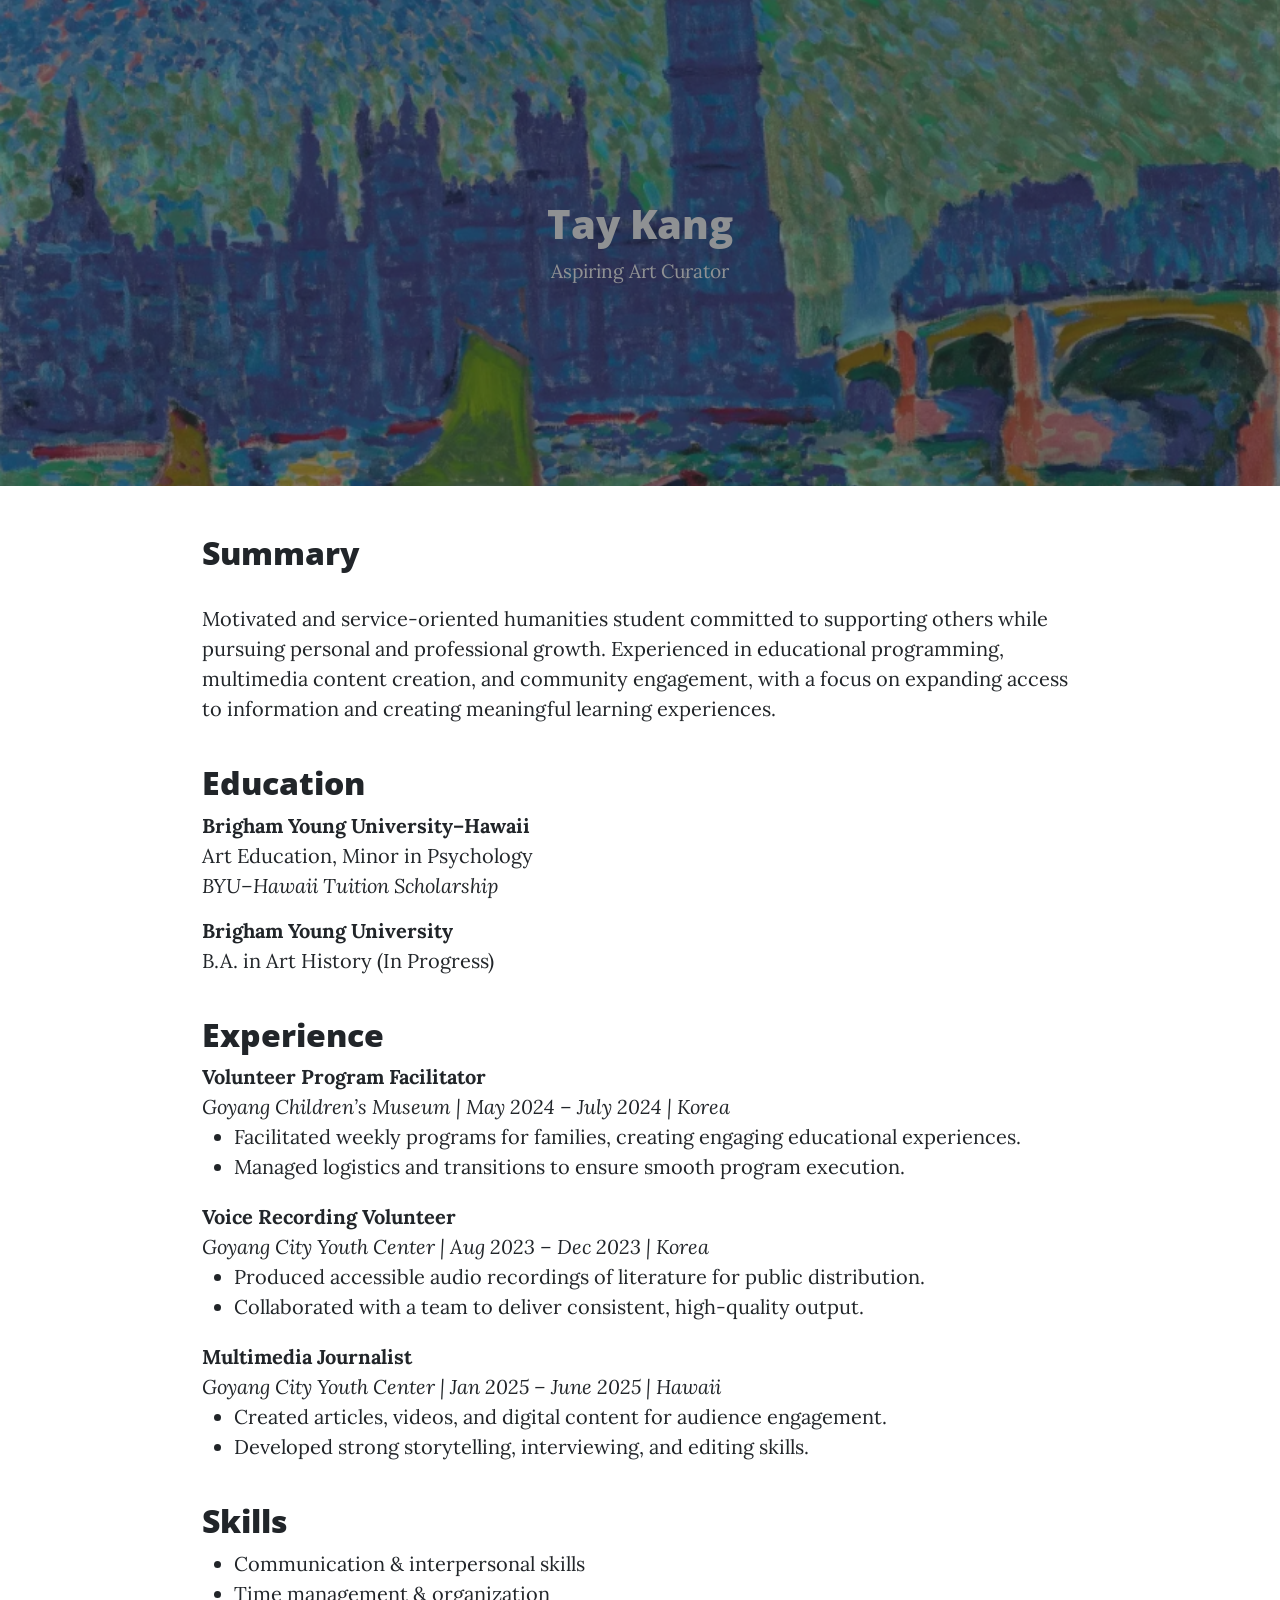
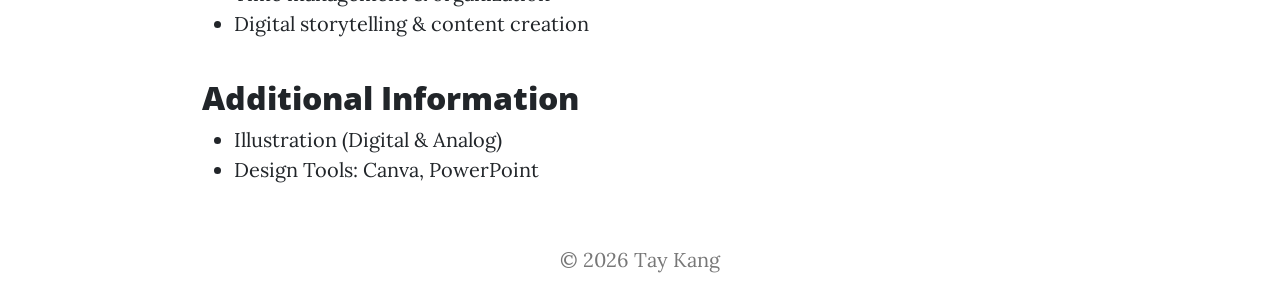
<file: index.html>
<!DOCTYPE html>
<html lang="en">
<head>
    <meta charset="utf-8" />
    <meta name="viewport" content="width=device-width, initial-scale=1" />
    <title>Tay Kang - Resume Portfolio</title>

    <!-- Fonts -->
    <link href="https://fonts.googleapis.com/css?family=Lora:700" rel="stylesheet">
    <link href="https://fonts.googleapis.com/css?family=Open+Sans:400,600" rel="stylesheet">

    <!-- CSS -->
    <link href="css/styles.css" rel="stylesheet" />
</head>

<body>

<!-- HERO HEADER (KEEPING YOUR STYLE) -->
<header class="masthead" style="background-image: url('assets/img/andre_derain_big_ben.png')">
    <div class="container text-center">
        <h1 style="color: white;">Tay Kang</h1>
        <span style="color: white; font-size: 1.2rem;">Aspiring Art Curator</span>
    </div>
</header>

<!-- MAIN CONTENT -->
<div class="container" style="max-width: 900px; margin-top: 40px;">

    <!-- SUMMARY -->
    <section style="margin-bottom: 40px;">
        <h2>Summary</h2>
        <p>
            Motivated and service-oriented humanities student committed to supporting others while pursuing
            personal and professional growth. Experienced in educational programming, multimedia content
            creation, and community engagement, with a focus on expanding access to information and creating
            meaningful learning experiences.
        </p>
    </section>

    <!-- EDUCATION -->
    <section style="margin-bottom: 40px;">
        <h2>Education</h2>

        <div style="margin-bottom: 15px;">
            <strong>Brigham Young University–Hawaii</strong><br>
            Art Education, Minor in Psychology<br>
            <em>BYU–Hawaii Tuition Scholarship</em>
        </div>

        <div>
            <strong>Brigham Young University</strong><br>
            B.A. in Art History (In Progress)
        </div>
    </section>

    <!-- EXPERIENCE -->
    <section style="margin-bottom: 40px;">
        <h2>Experience</h2>

        <div style="margin-bottom: 20px;">
            <strong>Volunteer Program Facilitator</strong><br>
            <em>Goyang Children’s Museum | May 2024 – July 2024 | Korea</em>
            <ul>
                <li>Facilitated weekly programs for families, creating engaging educational experiences.</li>
                <li>Managed logistics and transitions to ensure smooth program execution.</li>
            </ul>
        </div>

        <div style="margin-bottom: 20px;">
            <strong>Voice Recording Volunteer</strong><br>
            <em>Goyang City Youth Center | Aug 2023 – Dec 2023 | Korea</em>
            <ul>
                <li>Produced accessible audio recordings of literature for public distribution.</li>
                <li>Collaborated with a team to deliver consistent, high-quality output.</li>
            </ul>
        </div>

        <div>
            <strong>Multimedia Journalist</strong><br>
            <em>Goyang City Youth Center | Jan 2025 – June 2025 | Hawaii</em>
            <ul>
                <li>Created articles, videos, and digital content for audience engagement.</li>
                <li>Developed strong storytelling, interviewing, and editing skills.</li>
            </ul>
        </div>
    </section>

    <!-- SKILLS -->
    <section style="margin-bottom: 40px;">
        <h2>Skills</h2>
        <ul>
            <li>Communication & interpersonal skills</li>
            <li>Time management & organization</li>
            <li>Digital storytelling & content creation</li>
        </ul>
    </section>

    <!-- ADDITIONAL -->
    <section style="margin-bottom: 40px;">
        <h2>Additional Information</h2>
        <ul>
            <li>Illustration (Digital & Analog)</li>
            <li>Design Tools: Canva, PowerPoint</li>
        </ul>
    </section>

</div>

<!-- FOOTER -->
<footer style="text-align: center; padding: 20px; color: #777;">
    © 2026 Tay Kang
</footer>

</body>
</html>
</file>
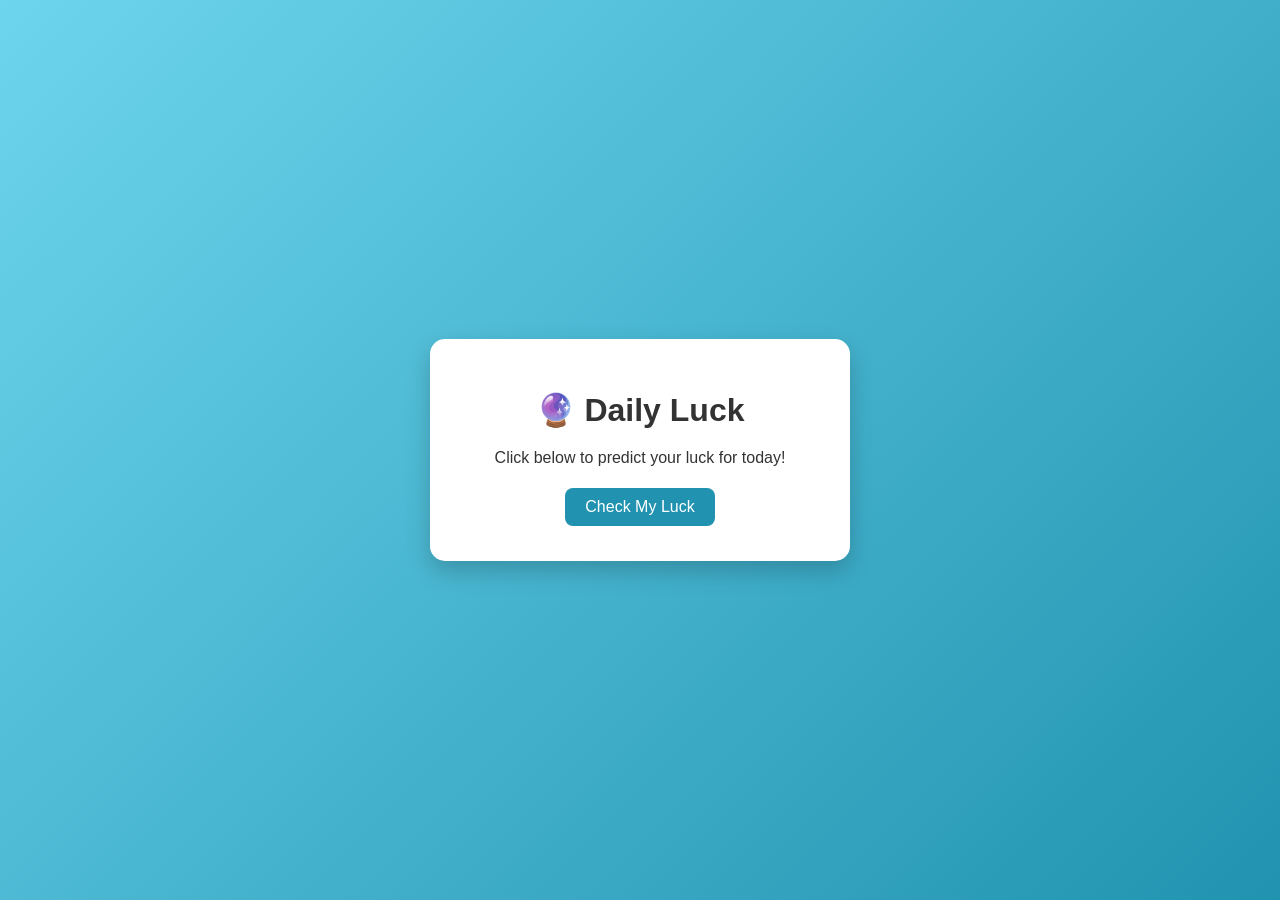
<file: ai.html>
<!DOCTYPE html>
<html lang="en">
<head>
  <meta charset="UTF-8">
  <title>Daily Luck Predictor</title>
  <style>
    body {
      font-family: Arial, sans-serif;
      background: linear-gradient(135deg, #6dd5ed, #2193b0);
      height: 100vh;
      margin: 0;
      display: flex;
      align-items: center;
      justify-content: center;
      color: #333;
    }

    .container {
      background: white;
      padding: 30px;
      border-radius: 15px;
      box-shadow: 0 10px 25px rgba(0,0,0,0.2);
      text-align: center;
      width: 360px;
    }

    h1 {
      margin-bottom: 20px;
    }

    button {
      padding: 10px 20px;
      font-size: 16px;
      border: none;
      border-radius: 8px;
      cursor: pointer;
      background: #2193b0;
      color: white;
      transition: 0.3s;
      margin: 5px;
    }

    button:hover {
      background: #176d82;
    }

    .result {
      margin-top: 20px;
      padding: 15px;
      border-radius: 10px;
      font-weight: bold;
    }

    .very-good { background: #d4edda; color: #155724; }
    .good { background: #cce5ff; color: #004085; }
    .middle { background: #fff3cd; color: #856404; }
    .uplifting { background: #e2e3ff; color: #383d7c; }

    .extra {
      margin-top: 10px;
      font-weight: normal;
    }
  </style>
</head>
<body>

<div class="container">
  <h1>🔮 Daily Luck</h1>
  <p id="intro">Click below to predict your luck for today!</p>

  <button id="mainBtn" onclick="predictLuck()">Check My Luck</button>
  <button id="backBtn" onclick="resetPage()" style="display:none;">Go Back</button>

  <div id="result" class="result" style="display:none;"></div>
</div>

<script>
  function predictLuck() {
    const results = [
      {
        type: "Very Good",
        className: "very-good",
        message: "✨ Everything is aligning in your favor today. Take bold steps—you’re likely to succeed in what you try!"
      },
      {
        type: "Good",
        className: "good",
        message: "😊 A positive day ahead. Small efforts will bring nice rewards, so stay consistent and optimistic."
      },
      {
        type: "Middle",
        className: "middle",
        message: "⚖️ Things may feel balanced today. Not too high, not too low—focus on staying steady and patient."
      },
      {
        type: "Uplifting",
        className: "uplifting",
        message: "🌈 A gentle boost is coming your way. Even small moments today can brighten your mood—stay open to little joys."
      }
    ];

    const foods = ["Pizza 🍕", "Sushi 🍣", "Ice Cream 🍨", "Pasta 🍝", "Tacos 🌮", "Salad 🥗", "Burger 🍔", "Ramen 🍜", "Steak 🥩", "Chocolate 🍫", "Pancakes 🥞", "Dumplings 🥟"];
    const places = ["A cozy café ☕", "The park 🌳", "A bookstore 📚", "The beach 🌊", "A quiet room 🛋️", "A restaurant 🍽️", "A library 📖", "A mountain trail ⛰️", "A shopping mall 🛍️", "A movie theater 🎬", "A rooftop view 🌆", "A museum 🏛️"];
    const numbers = [3, 7, 11, 21, 28, 42, 5, 9, 14, 18, 25, 33, 47, 56];

    const randomIndex = Math.floor(Math.random() * results.length);
    const selected = results[randomIndex];

    const luckyFood = foods[Math.floor(Math.random() * foods.length)];
    const luckyPlace = places[Math.floor(Math.random() * places.length)];
    const luckyNumber = numbers[Math.floor(Math.random() * numbers.length)];

    const resultDiv = document.getElementById("result");
    resultDiv.style.display = "block";
    resultDiv.className = "result " + selected.className;

    resultDiv.innerHTML = `
      <h2>${selected.type}</h2>
      <p>${selected.message}</p>
      <div class="extra">
        🍀 Lucky Food: ${luckyFood}<br>
        📍 Lucky Place: ${luckyPlace}<br>
        🔢 Lucky Number: ${luckyNumber}
      </div>
    `;

    document.getElementById("mainBtn").style.display = "none";
    document.getElementById("backBtn").style.display = "inline-block";
    document.getElementById("intro").style.display = "none";
  }

  function resetPage() {
    document.getElementById("result").style.display = "none";
    document.getElementById("mainBtn").style.display = "inline-block";
    document.getElementById("backBtn").style.display = "none";
    document.getElementById("intro").style.display = "block";
  }
</script>

</body>
</html>
</file>
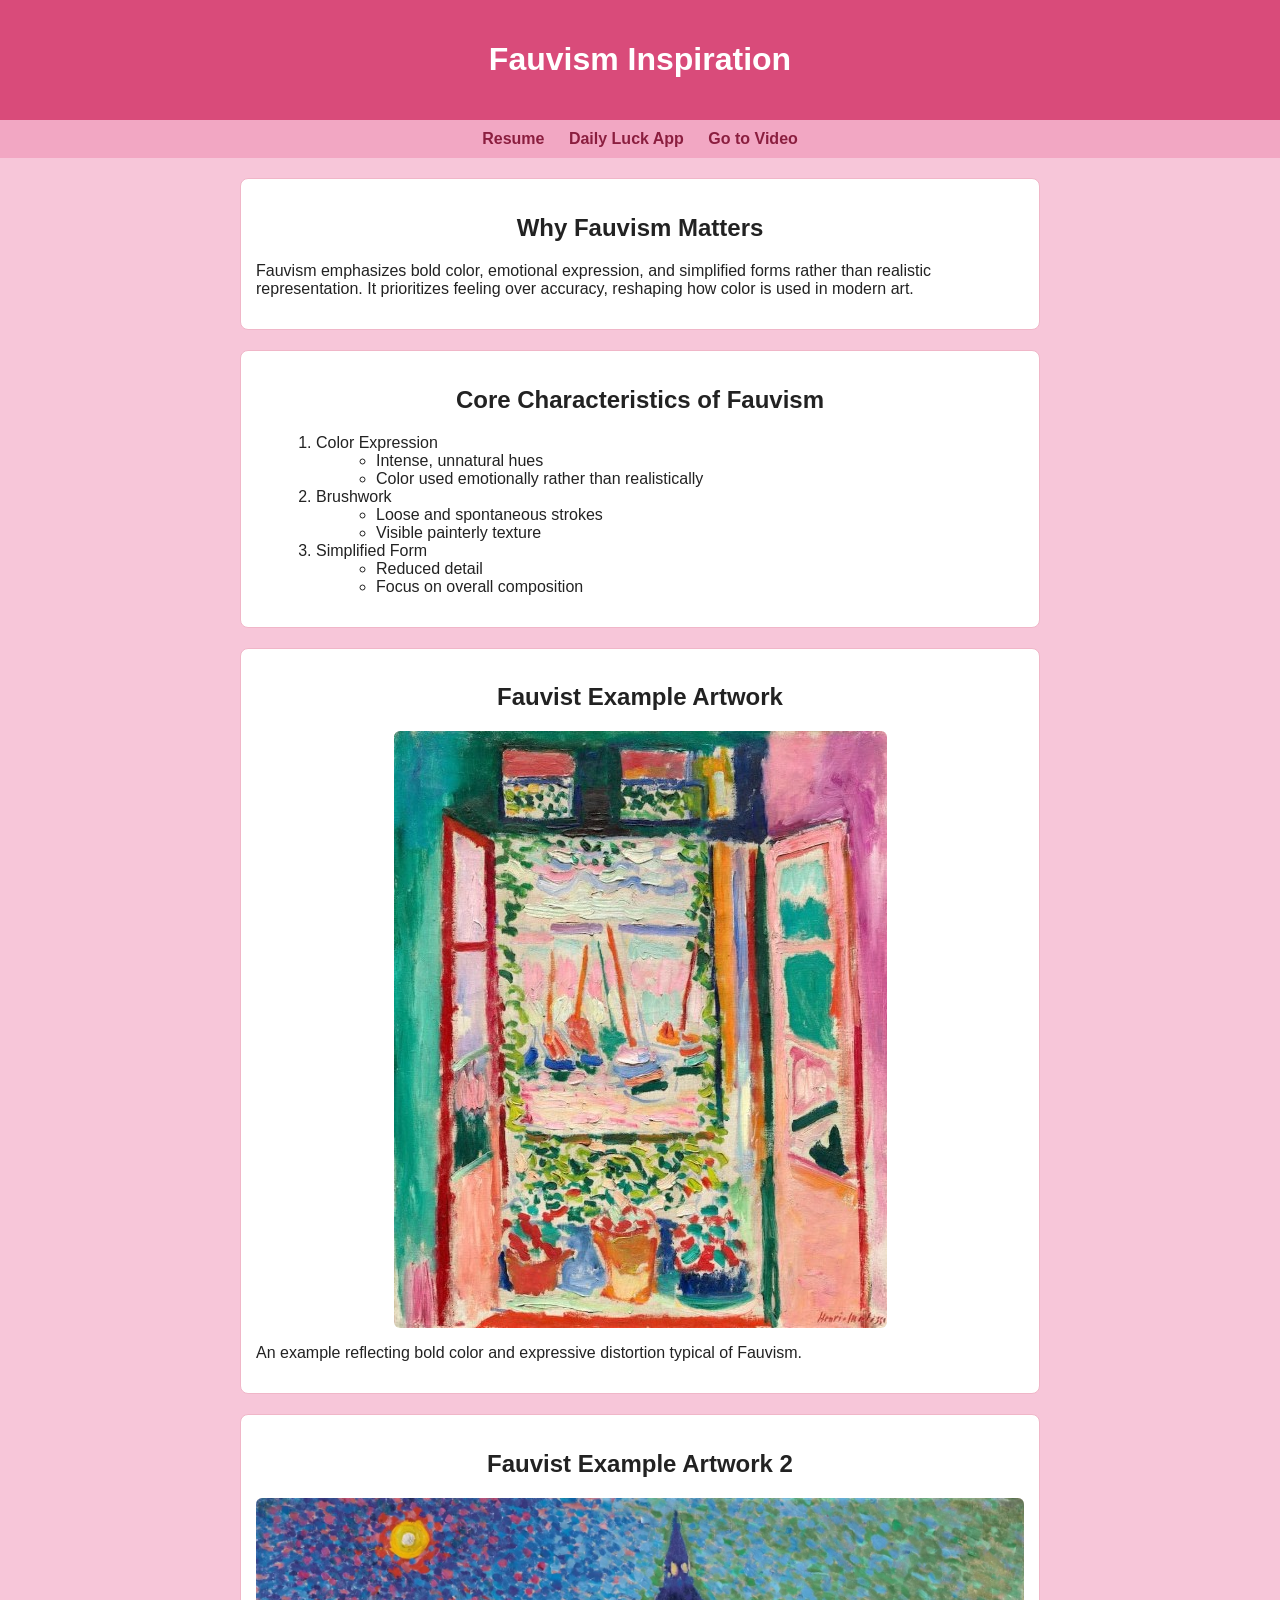
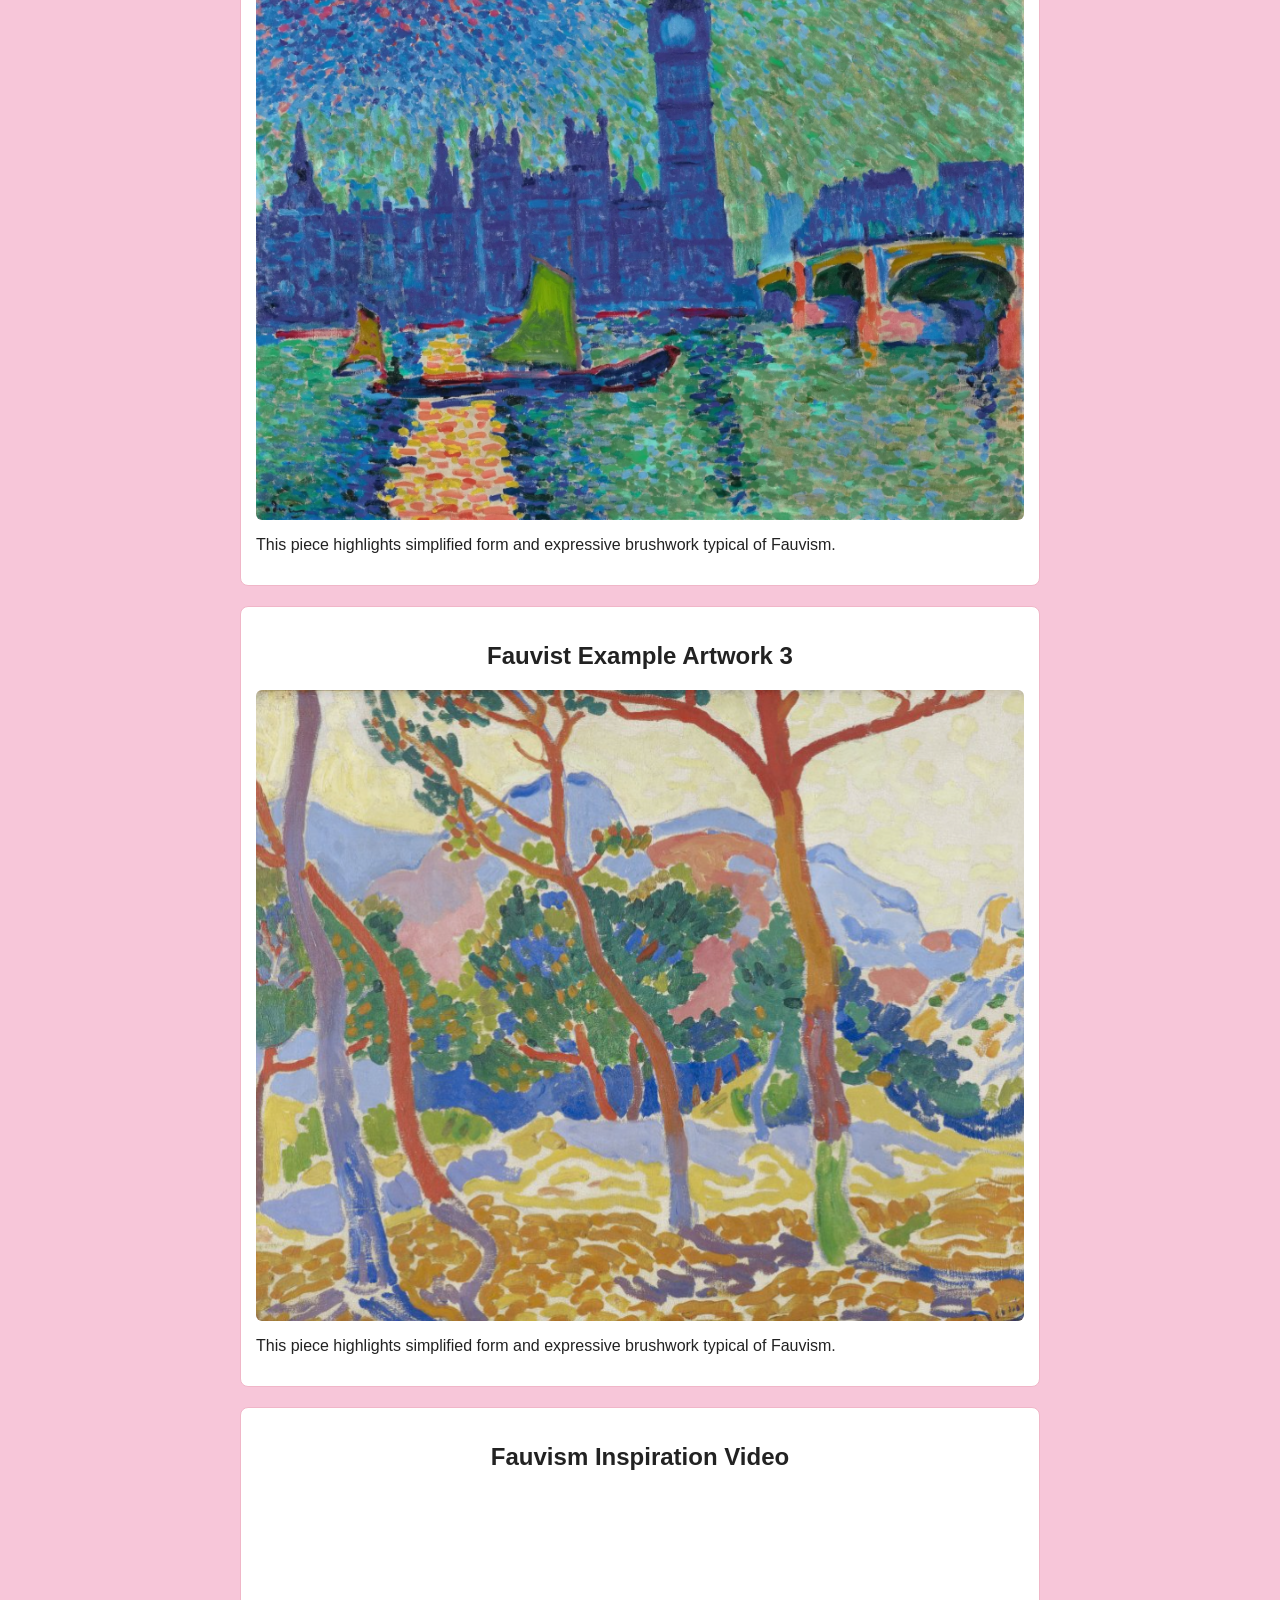
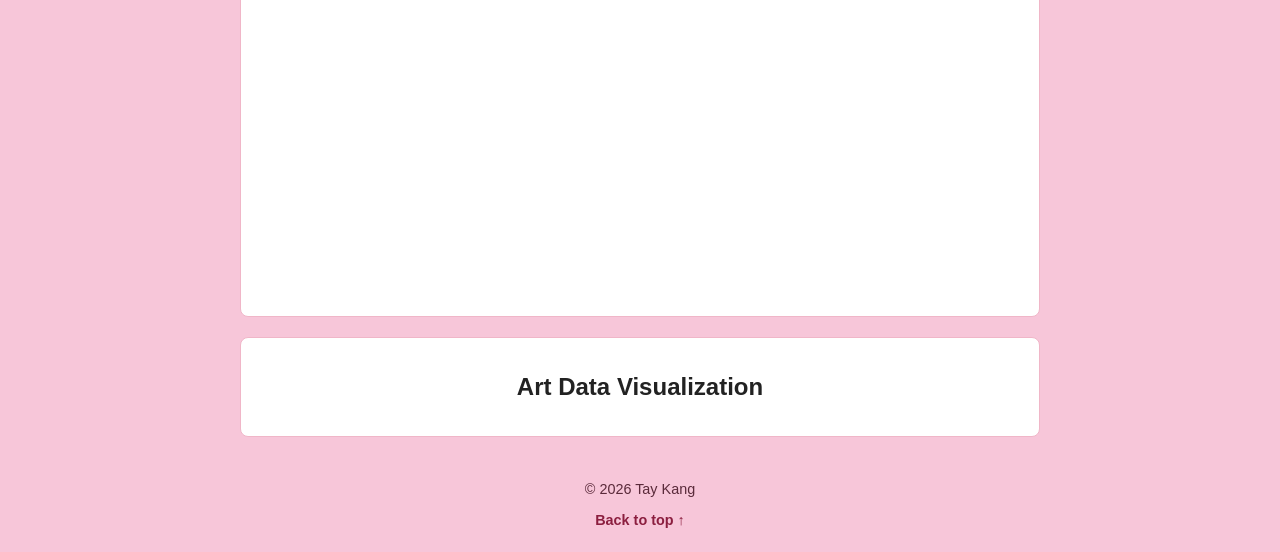
<file: assets/fromScratch.html>
<!DOCTYPE html>
<html lang="en">
<head>
    <meta charset="UTF-8">
    <meta name="viewport" content="width=device-width, initial-scale=1.0">
    <title>Fauvism Inspiration Page</title>

    <!-- External CSS (REQUIRED) -->
    <link rel="stylesheet" href="../css/mystyles.css">
</head>

<body>

    <!-- HEADER -->
    <div class="header" id="top">
        <h1>Fauvism Inspiration</h1>
    </div>

    <!-- NAVIGATION -->
    <div class="nav">
        <a href="../index.html">Resume</a>
        <a href="ai.html">Daily Luck App</a>
        <a href="#video">Go to Video</a>
    </div>

    <!-- SECTION 1 -->
    <div class="section">
        <h2>Why Fauvism Matters</h2>
        <p>
            Fauvism emphasizes bold color, emotional expression, and simplified forms rather than realistic representation.
            It prioritizes feeling over accuracy, reshaping how color is used in modern art.
        </p>
    </div>

    <!-- SECTION 2 (NESTED LIST) -->
    <div class="section">
        <h2>Core Characteristics of Fauvism</h2>
        <ol>
            <li>Color Expression
                <ul>
                    <li>Intense, unnatural hues</li>
                    <li>Color used emotionally rather than realistically</li>
                </ul>
            </li>
            <li>Brushwork
                <ul>
                    <li>Loose and spontaneous strokes</li>
                    <li>Visible painterly texture</li>
                </ul>
            </li>
            <li>Simplified Form
                <ul>
                    <li>Reduced detail</li>
                    <li>Focus on overall composition</li>
                </ul>
            </li>
        </ol>
    </div>

    <!-- SECTION 3 (IMAGE) -->
    <div class="section">
        <h2>Fauvist Example Artwork</h2>
        <img src="../assets/img/open_windown_derain.jpg" alt="Fauvism artwork example">
        <p>An example reflecting bold color and expressive distortion typical of Fauvism.</p>
    </div>
        <div class="section">
        <h2>Fauvist Example Artwork 2</h2>
        <img src="../assets/img/andre_derain_big_ben.png" alt="Fauvism artwork example 3">
        <p>This piece highlights simplified form and expressive brushwork typical of Fauvism.</p>
    </div>
    </div>
    <div class="section">
        <h2>Fauvist Example Artwork 3</h2>
        <img src="../assets/img/trees_derain.png" alt="Fauvism artwork example 3">
        <p>This piece highlights simplified form and expressive brushwork typical of Fauvism.</p>
    </div>

    <!-- SECTION 4 (VIDEO + ANCHOR TARGET ONLY) -->
    <div class="section" id="video">
        <h2>Fauvism Inspiration Video</h2>

        <iframe width="100%" height="400"
            src="https://www.youtube.com/embed/tcjJEOapNKY"
            title="YouTube video"
            frameborder="0"
            allowfullscreen>
        </iframe>
    </div>

    <!-- SECTION 5 (TABLEAU) -->
   <div class="section">
    <h2>Art Data Visualization</h2>

    <div class='tableauPlaceholder' id='viz1776118397848' style='position: relative'>
        <noscript>
            <a href='#'>
                <img alt='Tableau Visualization'
                src='https://public.tableau.com/static/images/PR/PR62TD55Q/1_rss.png' style='border: none' />
            </a>
        </noscript>

        <object class='tableauViz' style='display:none;' width='100%' height='500'>
            <param name='host_url' value='https://public.tableau.com/' />
            <param name='embed_code_version' value='3' />
            <param name='path' value='shared/PR62TD55Q' />
            <param name='toolbar' value='yes' />
            <param name='static_image' value='https://public.tableau.com/static/images/PR/PR62TD55Q/1.png' />
            <param name='animate_transition' value='yes' />
            <param name='display_static_image' value='yes' />
            <param name='display_spinner' value='yes' />
            <param name='display_overlay' value='yes' />
            <param name='display_count' value='yes' />
            <param name='language' value='en-US' />
            <param name='filter' value='publish=yes' />
        </object>
    </div>

    <script type='text/javascript'>
        var divElement = document.getElementById('viz1776118397848');
        var vizElement = divElement.getElementsByTagName('object')[0];

        vizElement.style.width = '100%';
        vizElement.style.height = (divElement.offsetWidth * 0.75) + 'px';

        var scriptElement = document.createElement('script');
        scriptElement.src = 'https://public.tableau.com/javascripts/api/viz_v1.js';
        vizElement.parentNode.insertBefore(scriptElement, vizElement);
    </script>
</div>

    <!-- FOOTER -->
    <div class="footer">
        <p>© 2026 Tay Kang</p>
        <p><a href="#top">Back to top ↑</a></p>
    </div>

</body>
</html>
</file>
<file: css/mystyles.css>
* {
  box-sizing: border-box;
}

body {
  margin: 0;
  font-family: Arial, sans-serif;
  background-color: #f7c6d9; /* PINK FAUVISM-INSPIRED BACKGROUND */
  color: #222;
}

.nav {
  text-align: center;
  padding: 10px;
  background: #f2a7c3;
}

a {
  margin: 10px;
  text-decoration: none;
  color: #8b1e3f;
  font-weight: bold;
}

a:hover {
  text-decoration: underline;
}

.header {
  background-color: #d94b7a;
  color: white;
  text-align: center;
  padding: 20px;
}

.section {
  background: white;
  margin: 20px auto;
  padding: 15px;
  max-width: 800px;
  border-radius: 8px;
  border: 1px solid #f0b6c8;
}

.footer {
  text-align: center;
  padding: 10px;
  margin-top: 20px;
  font-size: 0.9rem;
  color: #5a2a3a;
}

h1, h2 {
  text-align: center;
}

img, iframe {
  max-width: 100%;
  display: block;
  margin: 10px auto;
  border-radius: 6px;
}

ul, ol {
  margin-left: 20px;
}
</file>
